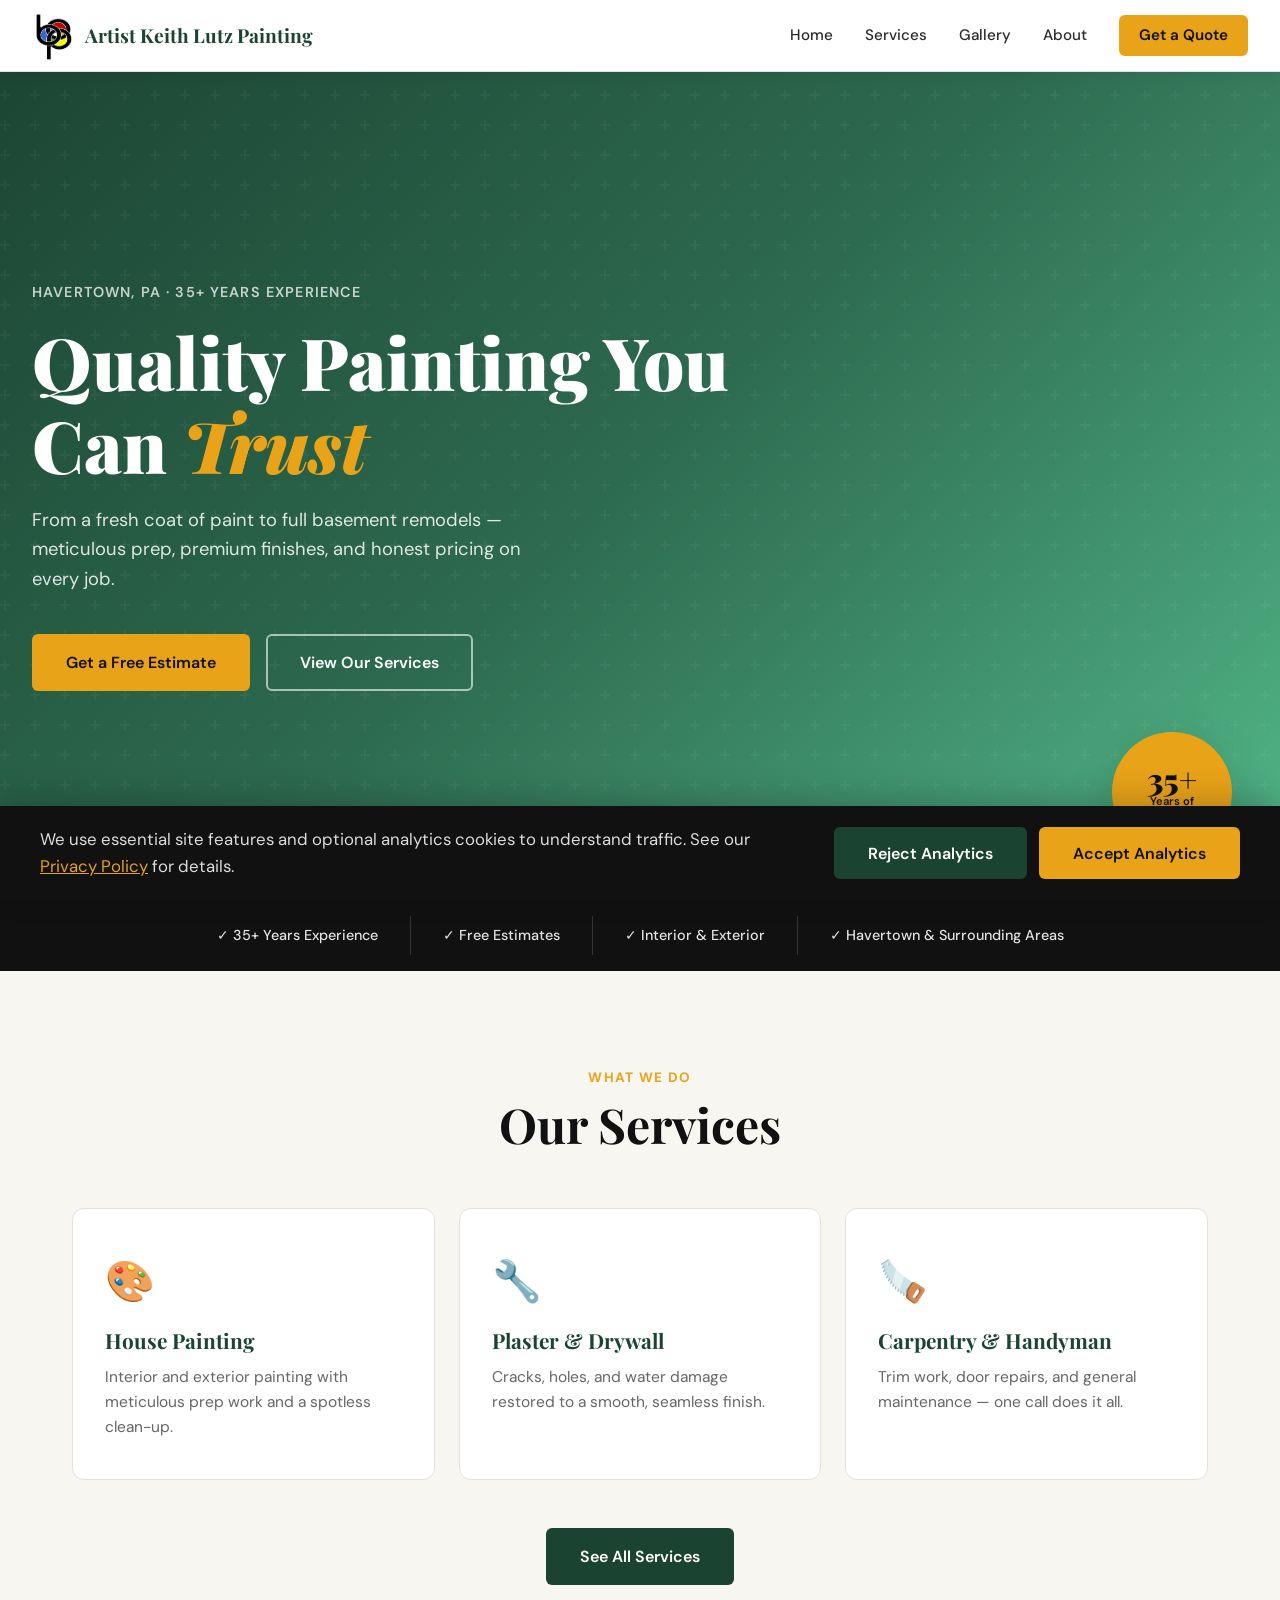
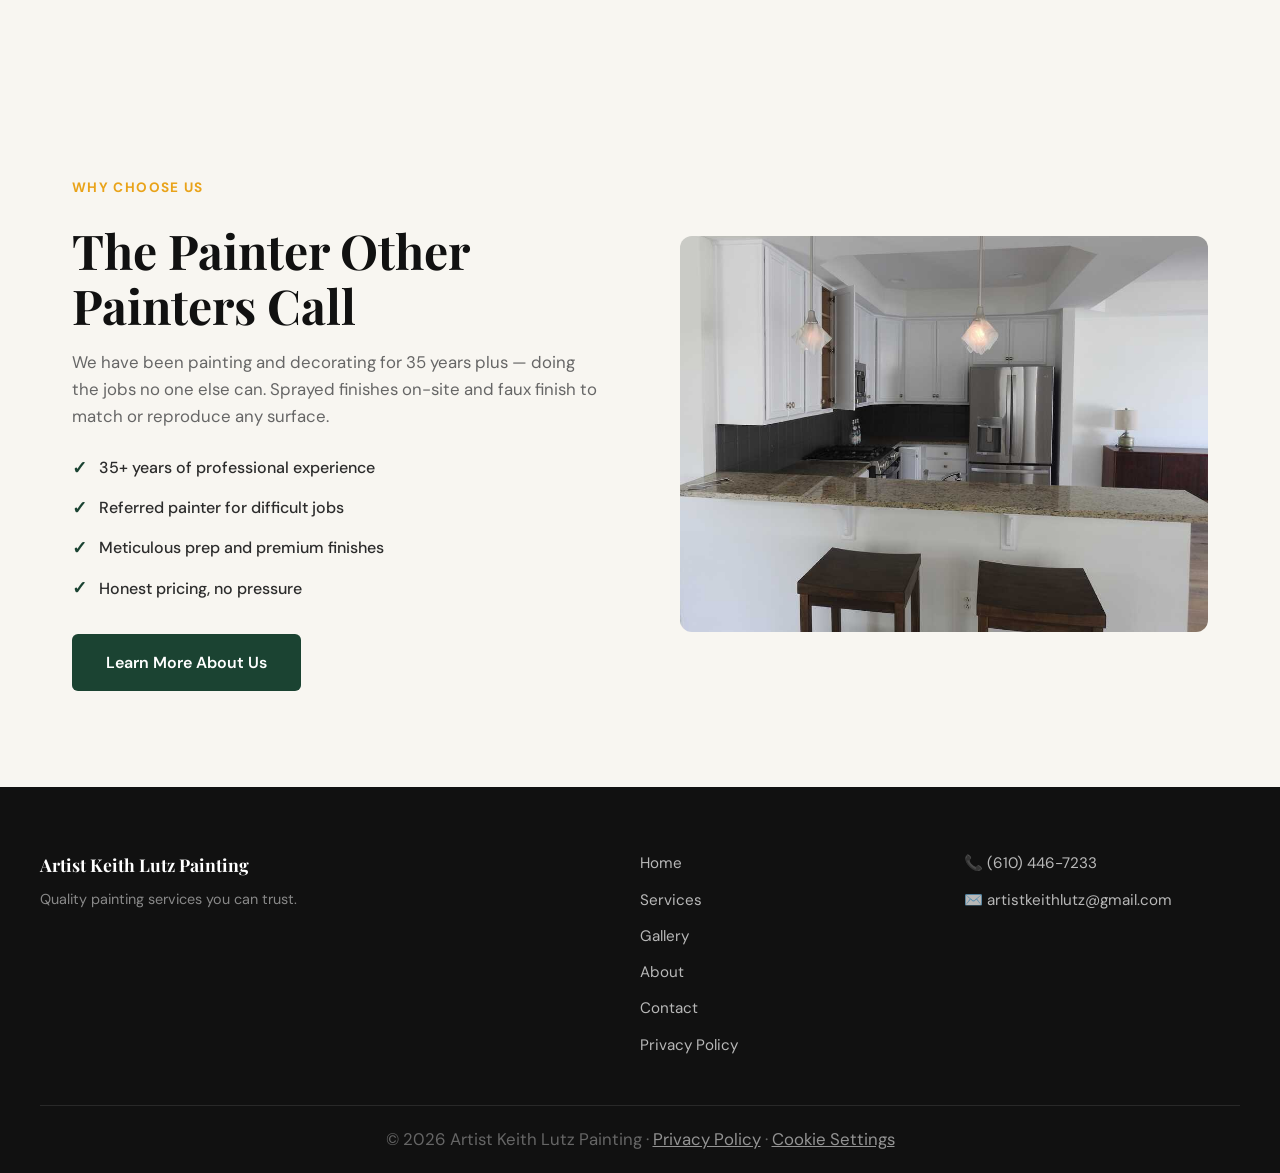
<file: index.html>
<!DOCTYPE html>
<html lang="en">
<head>
  <meta charset="UTF-8" />
  <meta name="viewport" content="width=device-width, initial-scale=1.0" />
  <meta name="description" content="Artist Keith Lutz Painting — professional house painting, plaster repair, carpentry, and basement remodeling in Havertown, PA." />
  <title>Artist Keith Lutz Painting | Havertown, PA</title>
  <link rel="preconnect" href="https://fonts.googleapis.com">
  <link href="https://fonts.googleapis.com/css2?family=Playfair+Display:wght@700;900&family=DM+Sans:wght@400;500;600&display=swap" rel="stylesheet">
  <meta http-equiv="X-Content-Type-Options" content="nosniff">
  <meta name="referrer" content="strict-origin-when-cross-origin">
  <link rel="stylesheet" href="css/style.css" />
  <script src="js/site-config.js"></script>
  <script src="js/cookie-consent.js" defer></script>
</head>
<body>

  <!-- NAVBAR -->
  <header class="navbar">
    <div class="nav-logo">
      <a href="index.html">
        <span class="logo-icon"><img src="images/painting_logo.png" width="45" height="50" alt="Logo"></span>
        <span class="logo-text">Artist Keith Lutz Painting</span>
      </a>
    </div>
    <nav class="nav-links">
      <a href="index.html">Home</a>
      <a href="services.html">Services</a>
      <a href="gallery.html">Gallery</a>
      <a href="about.html">About</a>
      <a href="contact.html" class="nav-cta">Get a Quote</a>
    </nav>
    <button class="hamburger" id="hamburger" aria-label="Toggle menu">
      <span></span><span></span><span></span>
    </button>
  </header>

  <!-- MOBILE MENU -->
  <div class="mobile-menu" id="mobileMenu">
    <a href="index.html">Home</a>
    <a href="services.html">Services</a>
    <a href="gallery.html">Gallery</a>
    <a href="about.html">About</a>
    <a href="contact.html">Get a Quote</a>
  </div>

  <!-- HERO -->
  <section class="hero">
    <div class="hero-bg"></div>
    <div class="hero-content">
      <p class="hero-eyebrow">Havertown, PA · 35+ Years Experience</p>
      <h1 class="hero-title">Quality Painting You Can <em>Trust</em></h1>
      <p class="hero-subtitle">From a fresh coat of paint to full basement remodels — meticulous prep, premium finishes, and honest pricing on every job.</p>
      <div class="hero-btns">
        <a href="contact.html" class="btn btn-primary">Get a Free Estimate</a>
        <a href="services.html" class="btn btn-outline">View Our Services</a>
      </div>
    </div>
    <div class="hero-badge">
      <span class="badge-number">35+</span>
      <span class="badge-label">Years of Experience</span>
    </div>
  </section>

  <!-- TRUST BAR -->
  <div class="trust-bar">
    <span class="trust-item">✓ 35+ Years Experience</span>
    <span class="trust-item">✓ Free Estimates</span>
    <span class="trust-item">✓ Interior & Exterior</span>
    <span class="trust-item">✓ Havertown & Surrounding Areas</span>
  </div>

  <!-- SERVICES PREVIEW -->
  <section class="section services-preview">
    <div class="section-header">
      <p class="section-eyebrow">What We Do</p>
      <h2>Our Services</h2>
    </div>
    <div class="services-grid">
      <div class="service-card">
        <div class="service-icon">🎨</div>
        <h3>House Painting</h3>
        <p>Interior and exterior painting with meticulous prep work and a spotless clean-up.</p>
      </div>
      <div class="service-card">
        <div class="service-icon">🔧</div>
        <h3>Plaster & Drywall</h3>
        <p>Cracks, holes, and water damage restored to a smooth, seamless finish.</p>
      </div>
      <div class="service-card">
        <div class="service-icon">🪚</div>
        <h3>Carpentry & Handyman</h3>
        <p>Trim work, door repairs, and general maintenance — one call does it all.</p>
      </div>
    </div>
    <div class="section-cta">
      <a href="services.html" class="btn btn-secondary">See All Services</a>
    </div>
  </section>

  <!-- WHY US -->
  <section class="section why-us">
    <div class="why-text">
      <p class="section-eyebrow">Why Choose Us</p>
      <h2>The Painter Other Painters Call</h2>
      <p>We have been painting and decorating for 35 years plus — doing the jobs no one else can. Sprayed finishes on-site and faux finish to match or reproduce any surface.</p>
      <ul class="why-list">
        <li><span class="check">✓</span> 35+ years of professional experience</li>
        <li><span class="check">✓</span> Referred painter for difficult jobs</li>
        <li><span class="check">✓</span> Meticulous prep and premium finishes</li>
        <li><span class="check">✓</span> Honest pricing, no pressure</li>
      </ul>
      <a href="about.html" class="btn btn-secondary">Learn More About Us</a>
    </div>
    <div class="why-image">
      <img src="images/kitchen_pic_keith.jpg" alt="Kitchen painting project by Artist Keith Lutz Painting">
    </div>
  </section>

  <!-- FOOTER -->
  <footer class="footer">
    <div class="footer-inner">
      <div class="footer-brand">
        <span class="logo-text">Artist Keith Lutz Painting</span>
        <p>Quality painting services you can trust.</p>
      </div>
      <div class="footer-links">
        <a href="index.html">Home</a>
        <a href="services.html">Services</a>
        <a href="gallery.html">Gallery</a>
        <a href="about.html">About</a>
        <a href="contact.html">Contact</a>
        <a href="privacy.html">Privacy Policy</a>
      </div>
      <div class="footer-contact">
        <p>📞 (610) 446-7233</p>
        <p>✉️ artistkeithlutz@gmail.com</p>
      </div>
    </div>
    <div class="footer-bottom">
      <p>© 2026 Artist Keith Lutz Painting · <a href="privacy.html">Privacy Policy</a> · <button type="button" class="footer-cookie-btn" data-cookie-settings>Cookie Settings</button></p>
    </div>
  </footer>

  <script src="js/main.js"></script>
</body>
</html>
</file>
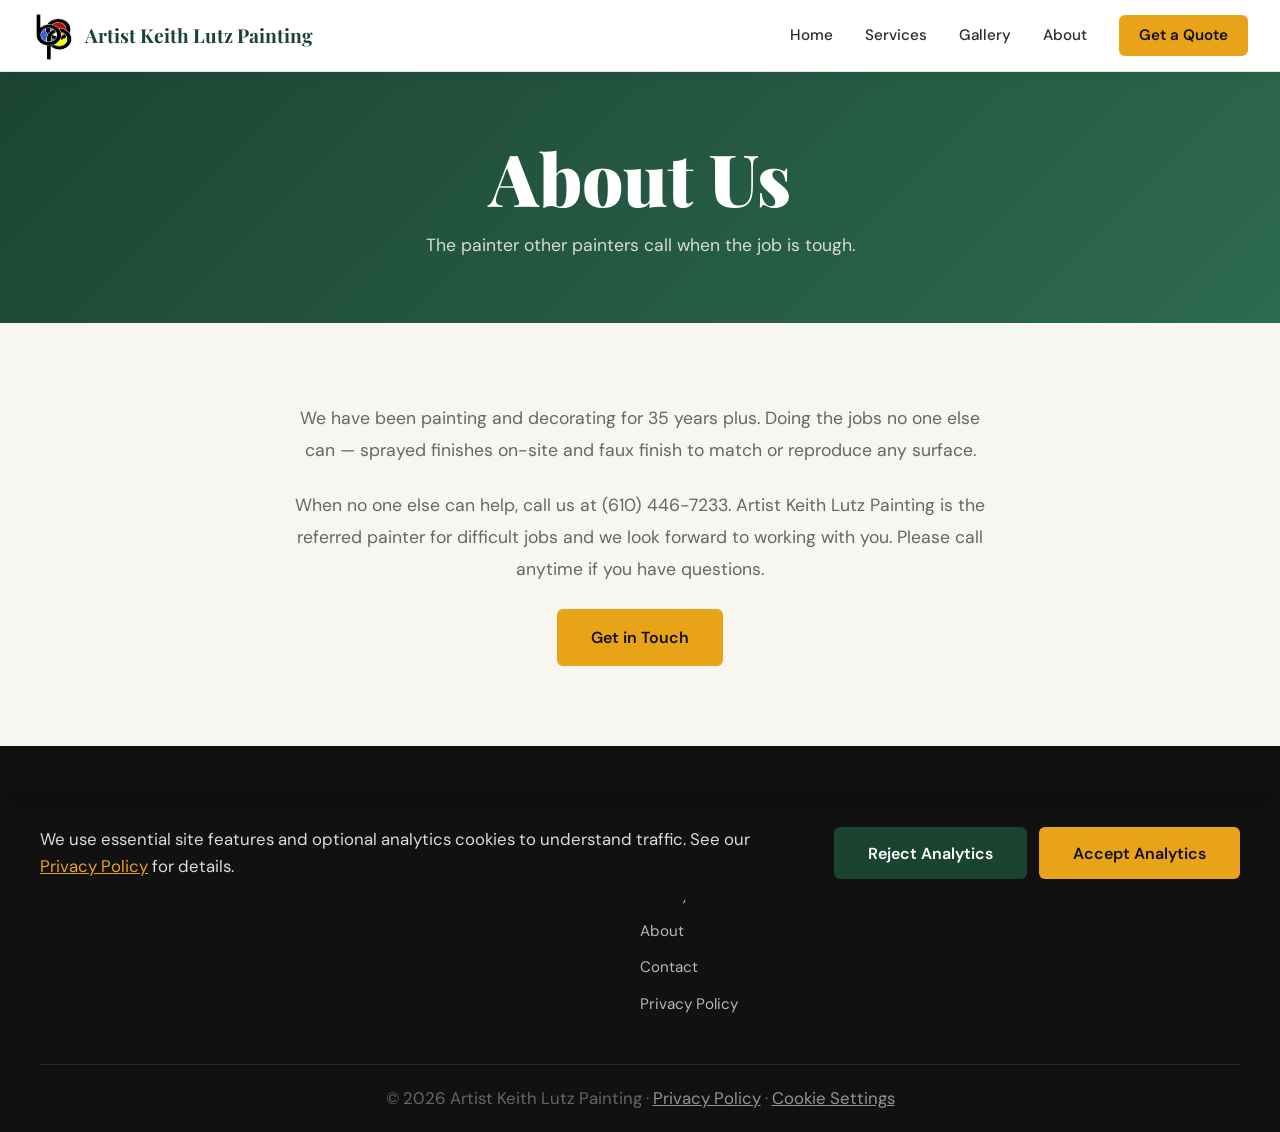
<file: about.html>
<!DOCTYPE html>
<html lang="en">
<head>
  <meta charset="UTF-8" />
  <meta name="viewport" content="width=device-width, initial-scale=1.0" />
  <meta name="description" content="About Artist Keith Lutz Painting — 35+ years of professional painting and decorating in Havertown, PA." />
  <title>About | Artist Keith Lutz Painting</title>
  <link rel="preconnect" href="https://fonts.googleapis.com">
  <link href="https://fonts.googleapis.com/css2?family=Playfair+Display:wght@700;900&family=DM+Sans:wght@400;500;600&display=swap" rel="stylesheet">
  <meta http-equiv="X-Content-Type-Options" content="nosniff">
  <meta name="referrer" content="strict-origin-when-cross-origin">
  <link rel="stylesheet" href="css/style.css" />
  <script src="js/site-config.js"></script>
  <script src="js/cookie-consent.js" defer></script>
</head>
<body>

  <header class="navbar">
    <div class="nav-logo">
      <a href="index.html">
        <span class="logo-icon"><img src="images/painting_logo.png" width="45" height="50" alt="Logo"></span>
        <span class="logo-text">Artist Keith Lutz Painting</span>
      </a>
    </div>
    <nav class="nav-links">
      <a href="index.html">Home</a>
      <a href="services.html">Services</a>
      <a href="gallery.html">Gallery</a>
      <a href="about.html">About</a>
      <a href="contact.html" class="nav-cta">Get a Quote</a>
    </nav>
    <button class="hamburger" id="hamburger" aria-label="Toggle menu">
      <span></span><span></span><span></span>
    </button>
  </header>

  <div class="mobile-menu" id="mobileMenu">
    <a href="index.html">Home</a>
    <a href="services.html">Services</a>
    <a href="gallery.html">Gallery</a>
    <a href="about.html">About</a>
    <a href="contact.html">Get a Quote</a>
  </div>

  <section class="page-hero">
    <h1>About Us</h1>
    <p>The painter other painters call when the job is tough.</p>
  </section>

  <section class="about-section">
    <p>We have been painting and decorating for 35 years plus. Doing the jobs no one else can — sprayed finishes on-site and faux finish to match or reproduce any surface.</p>
    <p>When no one else can help, call us at (610) 446-7233. Artist Keith Lutz Painting is the referred painter for difficult jobs and we look forward to working with you. Please call anytime if you have questions.</p>
    <a href="contact.html" class="btn btn-primary">Get in Touch</a>
  </section>

  <footer class="footer">
    <div class="footer-inner">
      <div class="footer-brand">
        <span class="logo-text">Artist Keith Lutz Painting</span>
        <p>Quality painting services you can trust.</p>
      </div>
      <div class="footer-links">
        <a href="index.html">Home</a>
        <a href="services.html">Services</a>
        <a href="gallery.html">Gallery</a>
        <a href="about.html">About</a>
        <a href="contact.html">Contact</a>
        <a href="privacy.html">Privacy Policy</a>
      </div>
      <div class="footer-contact">
        <p>📞 (610) 446-7233</p>
        <p>✉️ artistkeithlutz@gmail.com</p>
      </div>
    </div>
    <div class="footer-bottom">
      <p>© 2026 Artist Keith Lutz Painting · <a href="privacy.html">Privacy Policy</a> · <button type="button" class="footer-cookie-btn" data-cookie-settings>Cookie Settings</button></p>
    </div>
  </footer>

  <script src="js/main.js"></script>
</body>
</html>
</file>
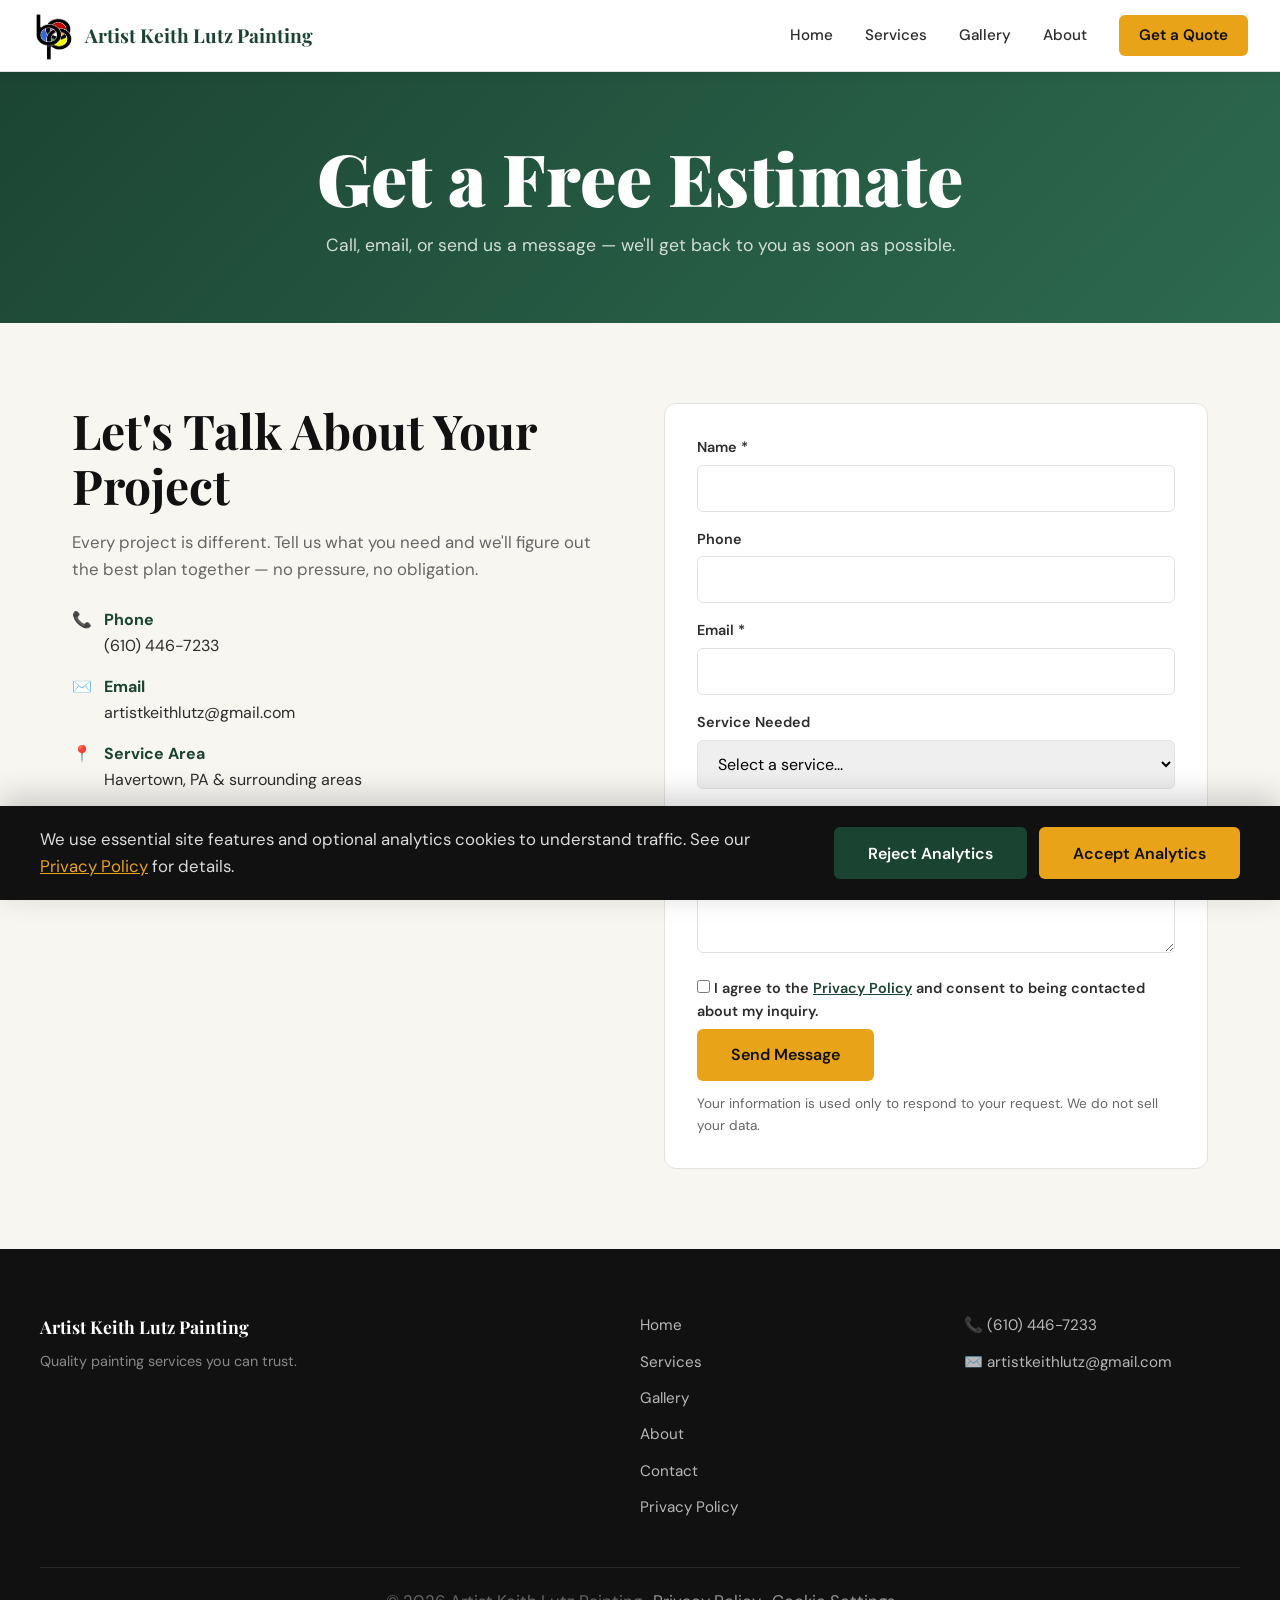
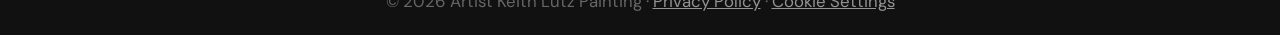
<file: contact.html>
<!DOCTYPE html>
<html lang="en">
<head>
  <meta charset="UTF-8" />
  <meta name="viewport" content="width=device-width, initial-scale=1.0" />
  <meta name="description" content="Contact Artist Keith Lutz Painting for a free estimate — house painting, repairs, and remodeling in Havertown, PA." />
  <title>Contact | Artist Keith Lutz Painting</title>
  <link rel="preconnect" href="https://fonts.googleapis.com">
  <link href="https://fonts.googleapis.com/css2?family=Playfair+Display:wght@700;900&family=DM+Sans:wght@400;500;600&display=swap" rel="stylesheet">
  <meta http-equiv="X-Content-Type-Options" content="nosniff">
  <meta name="referrer" content="strict-origin-when-cross-origin">
  <link rel="stylesheet" href="css/style.css" />
  <script src="js/site-config.js"></script>
  <script src="js/cookie-consent.js" defer></script>
</head>
<body>

  <header class="navbar">
    <div class="nav-logo">
      <a href="index.html">
        <span class="logo-icon"><img src="images/painting_logo.png" width="45" height="50" alt="Logo"></span>
        <span class="logo-text">Artist Keith Lutz Painting</span>
      </a>
    </div>
    <nav class="nav-links">
      <a href="index.html">Home</a>
      <a href="services.html">Services</a>
      <a href="gallery.html">Gallery</a>
      <a href="about.html">About</a>
      <a href="contact.html" class="nav-cta">Get a Quote</a>
    </nav>
    <button class="hamburger" id="hamburger" aria-label="Toggle menu">
      <span></span><span></span><span></span>
    </button>
  </header>

  <div class="mobile-menu" id="mobileMenu">
    <a href="index.html">Home</a>
    <a href="services.html">Services</a>
    <a href="gallery.html">Gallery</a>
    <a href="about.html">About</a>
    <a href="contact.html">Get a Quote</a>
  </div>

  <section class="page-hero">
    <h1>Get a Free Estimate</h1>
    <p>Call, email, or send us a message — we'll get back to you as soon as possible.</p>
  </section>

  <section class="contact-section">
    <div class="contact-grid">
      <div class="contact-info">
        <h2>Let's Talk About Your Project</h2>
        <p>Every project is different. Tell us what you need and we'll figure out the best plan together — no pressure, no obligation.</p>
        <div class="contact-details">
          <div class="contact-detail">
            <span>📞</span>
            <div><strong>Phone</strong><br><a href="tel:6104467233">(610) 446-7233</a></div>
          </div>
          <div class="contact-detail">
            <span>✉️</span>
            <div><strong>Email</strong><br><a href="mailto:artistkeithlutz@gmail.com">artistkeithlutz@gmail.com</a></div>
          </div>
          <div class="contact-detail">
            <span>📍</span>
            <div><strong>Service Area</strong><br>Havertown, PA & surrounding areas</div>
          </div>
        </div>
      </div>

      <form class="contact-form" id="contactForm">
        <div id="formStatus" class="form-status" hidden aria-live="polite"></div>

        <div class="form-honeypot" aria-hidden="true">
          <label for="gotcha">Leave blank</label>
          <input type="text" id="gotcha" name="_gotcha" tabindex="-1" autocomplete="off">
        </div>

        <label for="name">Name *</label>
        <input type="text" id="name" name="name" required maxlength="100" autocomplete="name">

        <label for="phone">Phone</label>
        <input type="tel" id="phone" name="phone" maxlength="30" autocomplete="tel">

        <label for="email">Email *</label>
        <input type="email" id="email" name="email" required maxlength="254" autocomplete="email">

        <label for="service">Service Needed</label>
        <select id="service" name="service">
          <option value="">Select a service...</option>
          <option>House Painting</option>
          <option>Plaster & Drywall Repair</option>
          <option>Carpentry & Handyman</option>
          <option>Basement Remodeling</option>
          <option>Other</option>
        </select>

        <label for="message">Message *</label>
        <textarea id="message" name="message" placeholder="Tell us about your project..." required maxlength="2000"></textarea>

        <label class="form-consent">
          <input type="checkbox" id="privacyConsent" name="privacyConsent" required>
          <span>I agree to the <a href="privacy.html" target="_blank" rel="noopener noreferrer">Privacy Policy</a> and consent to being contacted about my inquiry.</span>
        </label>

        <button type="submit" class="btn btn-primary">Send Message</button>
        <p class="contact-form-note">Your information is used only to respond to your request. We do not sell your data.</p>
      </form>
    </div>
  </section>

  <footer class="footer">
    <div class="footer-inner">
      <div class="footer-brand">
        <span class="logo-text">Artist Keith Lutz Painting</span>
        <p>Quality painting services you can trust.</p>
      </div>
      <div class="footer-links">
        <a href="index.html">Home</a>
        <a href="services.html">Services</a>
        <a href="gallery.html">Gallery</a>
        <a href="about.html">About</a>
        <a href="contact.html">Contact</a>
        <a href="privacy.html">Privacy Policy</a>
      </div>
      <div class="footer-contact">
        <p>📞 (610) 446-7233</p>
        <p>✉️ artistkeithlutz@gmail.com</p>
      </div>
    </div>
    <div class="footer-bottom">
      <p>© 2026 Artist Keith Lutz Painting · <a href="privacy.html">Privacy Policy</a> · <button type="button" class="footer-cookie-btn" data-cookie-settings>Cookie Settings</button></p>
    </div>
  </footer>

  <script src="js/main.js"></script>
  <script src="js/contact-form.js" defer></script>
</body>
</html>
</file>
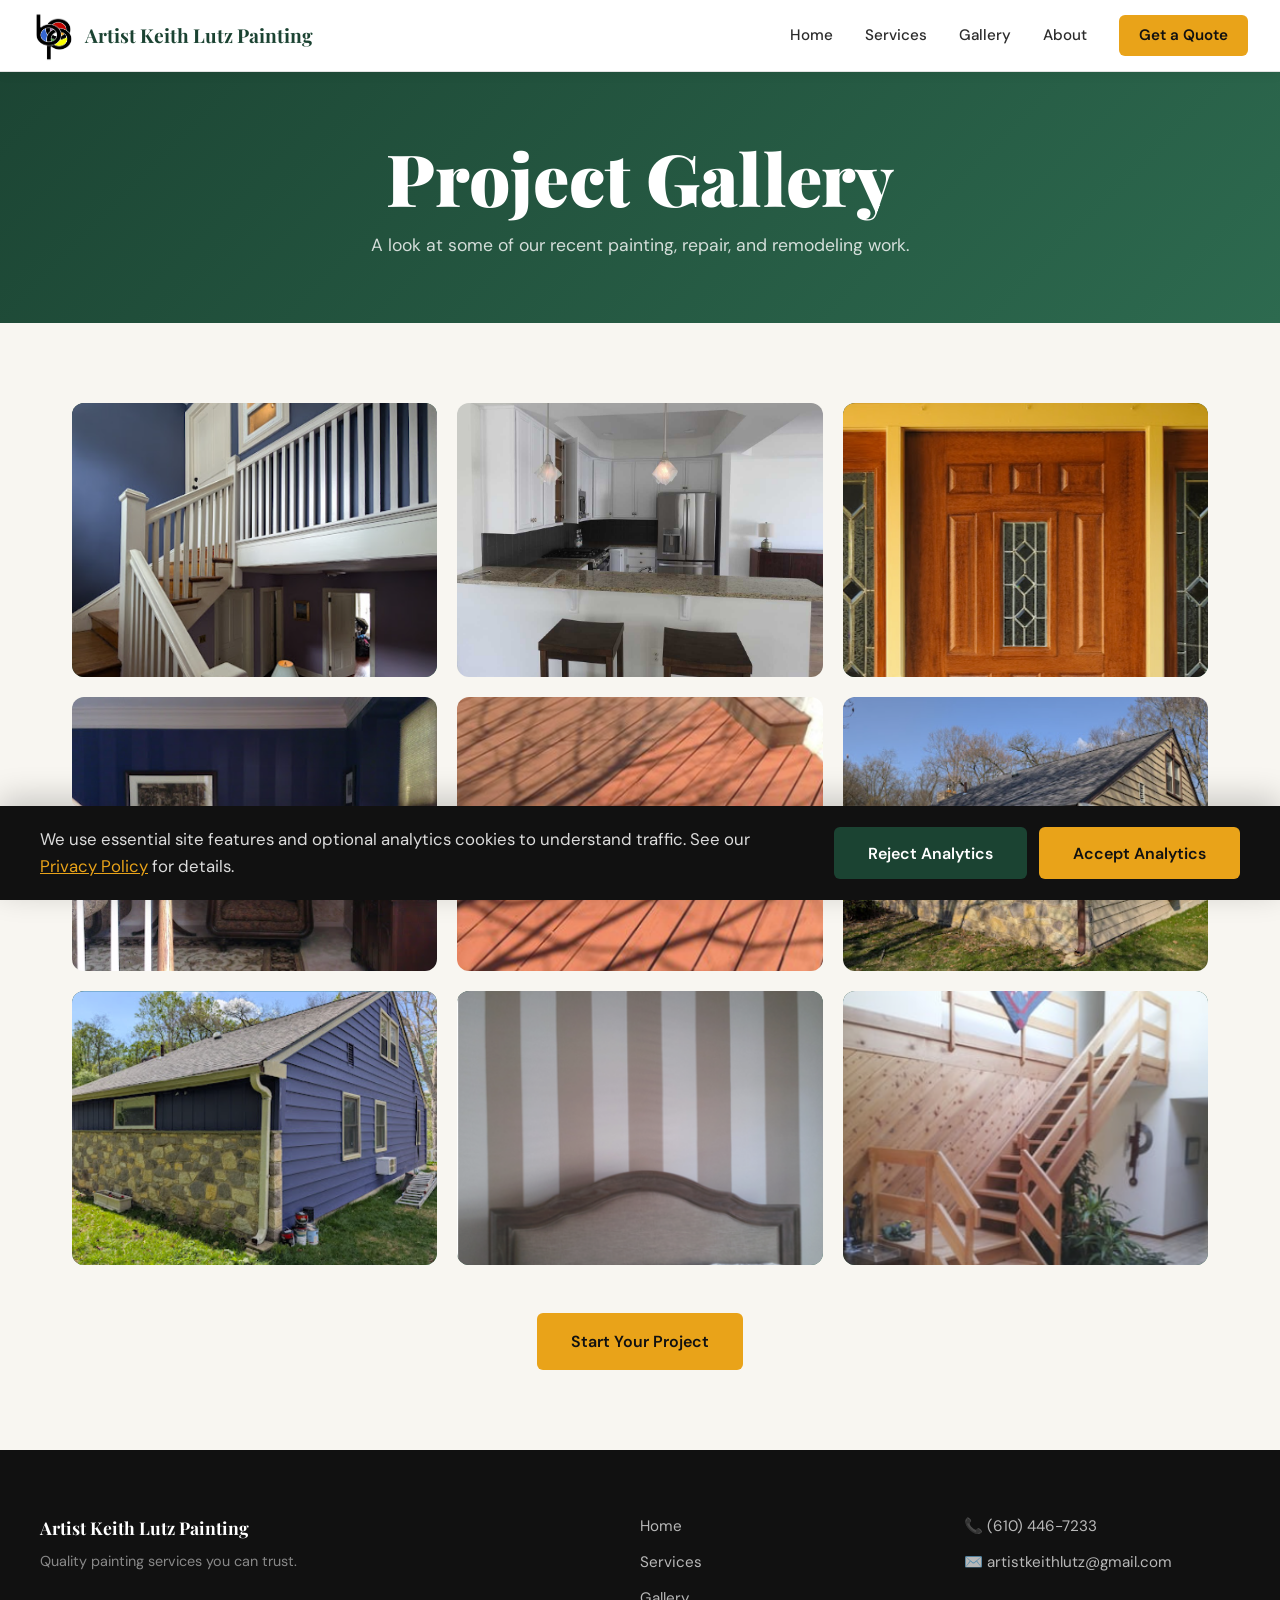
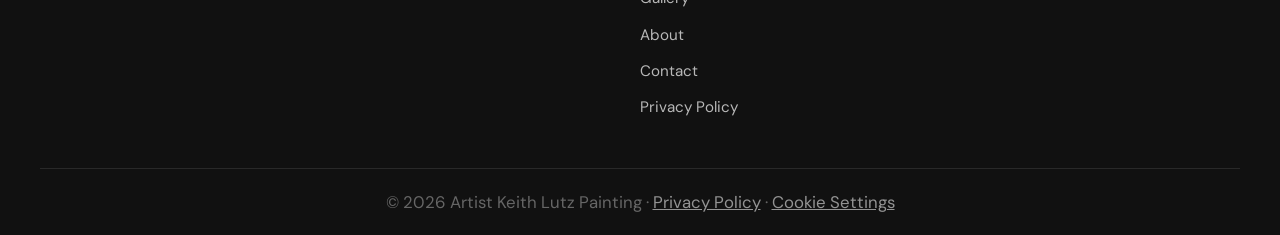
<file: gallery.html>
<!DOCTYPE html>
<html lang="en">
<head>
  <meta charset="UTF-8" />
  <meta name="viewport" content="width=device-width, initial-scale=1.0" />
  <meta name="description" content="Photo gallery of painting and remodeling projects by Artist Keith Lutz Painting in Havertown, PA." />
  <title>Gallery | Artist Keith Lutz Painting</title>
  <link rel="preconnect" href="https://fonts.googleapis.com">
  <link href="https://fonts.googleapis.com/css2?family=Playfair+Display:wght@700;900&family=DM+Sans:wght@400;500;600&display=swap" rel="stylesheet">
  <meta http-equiv="X-Content-Type-Options" content="nosniff">
  <meta name="referrer" content="strict-origin-when-cross-origin">
  <link rel="stylesheet" href="css/style.css" />
  <script src="js/site-config.js"></script>
  <script src="js/cookie-consent.js" defer></script>
</head>
<body>

  <header class="navbar">
    <div class="nav-logo">
      <a href="index.html">
        <span class="logo-icon"><img src="images/painting_logo.png" width="45" height="50" alt="Logo"></span>
        <span class="logo-text">Artist Keith Lutz Painting</span>
      </a>
    </div>
    <nav class="nav-links">
      <a href="index.html">Home</a>
      <a href="services.html">Services</a>
      <a href="gallery.html">Gallery</a>
      <a href="about.html">About</a>
      <a href="contact.html" class="nav-cta">Get a Quote</a>
    </nav>
    <button class="hamburger" id="hamburger" aria-label="Toggle menu">
      <span></span><span></span><span></span>
    </button>
  </header>

  <div class="mobile-menu" id="mobileMenu">
    <a href="index.html">Home</a>
    <a href="services.html">Services</a>
    <a href="gallery.html">Gallery</a>
    <a href="about.html">About</a>
    <a href="contact.html">Get a Quote</a>
  </div>

  <section class="page-hero">
    <h1>Project Gallery</h1>
    <p>A look at some of our recent painting, repair, and remodeling work.</p>
  </section>

  <section class="gallery-section">
    <div class="gallery-grid">
      <div class="gallery-item">
        <img src="images/Screenshot 2026-06-07 130440.png" alt="Interior house painting project" style="object-position: center 30%;">
      </div>
      <div class="gallery-item">
        <img src="images/kitchen_pic_keith.jpg" alt="Kitchen painting project">
      </div>
      <div class="gallery-item">
        <img src="images/door.png" alt="Door and carpentry work" style="object-position: center top;">
      </div>
      <div class="gallery-item">
        <img src="images/basement.png" alt="Basement remodeling project">
      </div>
      <div class="gallery-item">
        <img src="images/deck.png" alt="Deck staining project">
      </div>
      <div class="gallery-item">
        <img src="images/house.png" alt="Deck staining project">
      </div>
      <div class="gallery-item">
        <img src="images/outsideHouse.png" alt="Interior house painting project" style="object-position: center 30%;">
      </div>
      <div class="gallery-item">
        <img src="images/bed.png" alt="Interior house painting project" style="object-position: center 30%;">
      </div>
      <div class="gallery-item">
        <img src="images/stair.png" alt="Interior house painting project" style="object-position: center 30%;">
      </div>
    </div>
    <div class="section-cta">
      <a href="contact.html" class="btn btn-primary">Start Your Project</a>
    </div>
  </section>

  <footer class="footer">
    <div class="footer-inner">
      <div class="footer-brand">
        <span class="logo-text">Artist Keith Lutz Painting</span>
        <p>Quality painting services you can trust.</p>
      </div>
      <div class="footer-links">
        <a href="index.html">Home</a>
        <a href="services.html">Services</a>
        <a href="gallery.html">Gallery</a>
        <a href="about.html">About</a>
        <a href="contact.html">Contact</a>
        <a href="privacy.html">Privacy Policy</a>
      </div>
      <div class="footer-contact">
        <p>📞 (610) 446-7233</p>
        <p>✉️ artistkeithlutz@gmail.com</p>
      </div>
    </div>
    <div class="footer-bottom">
      <p>© 2026 Artist Keith Lutz Painting · <a href="privacy.html">Privacy Policy</a> · <button type="button" class="footer-cookie-btn" data-cookie-settings>Cookie Settings</button></p>
    </div>
  </footer>

  <script src="js/main.js"></script>
</body>
</html>
</file>
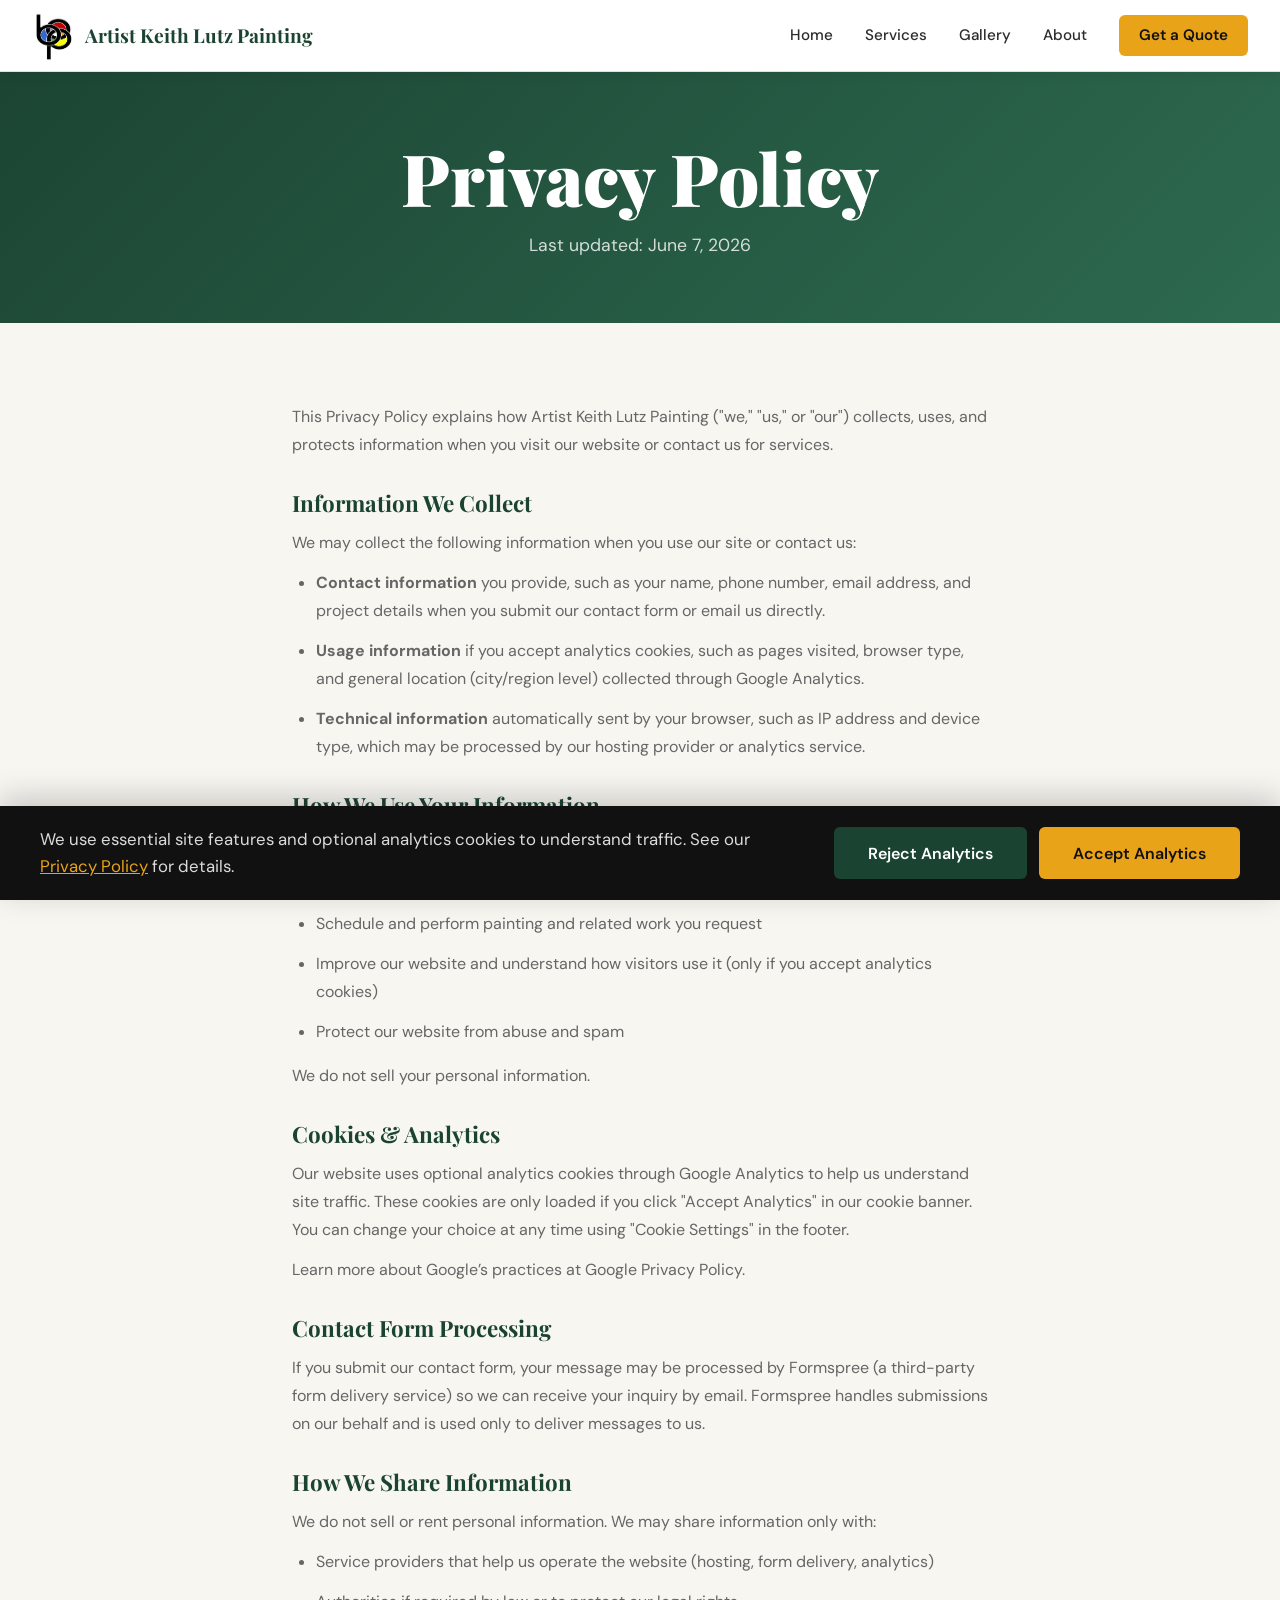
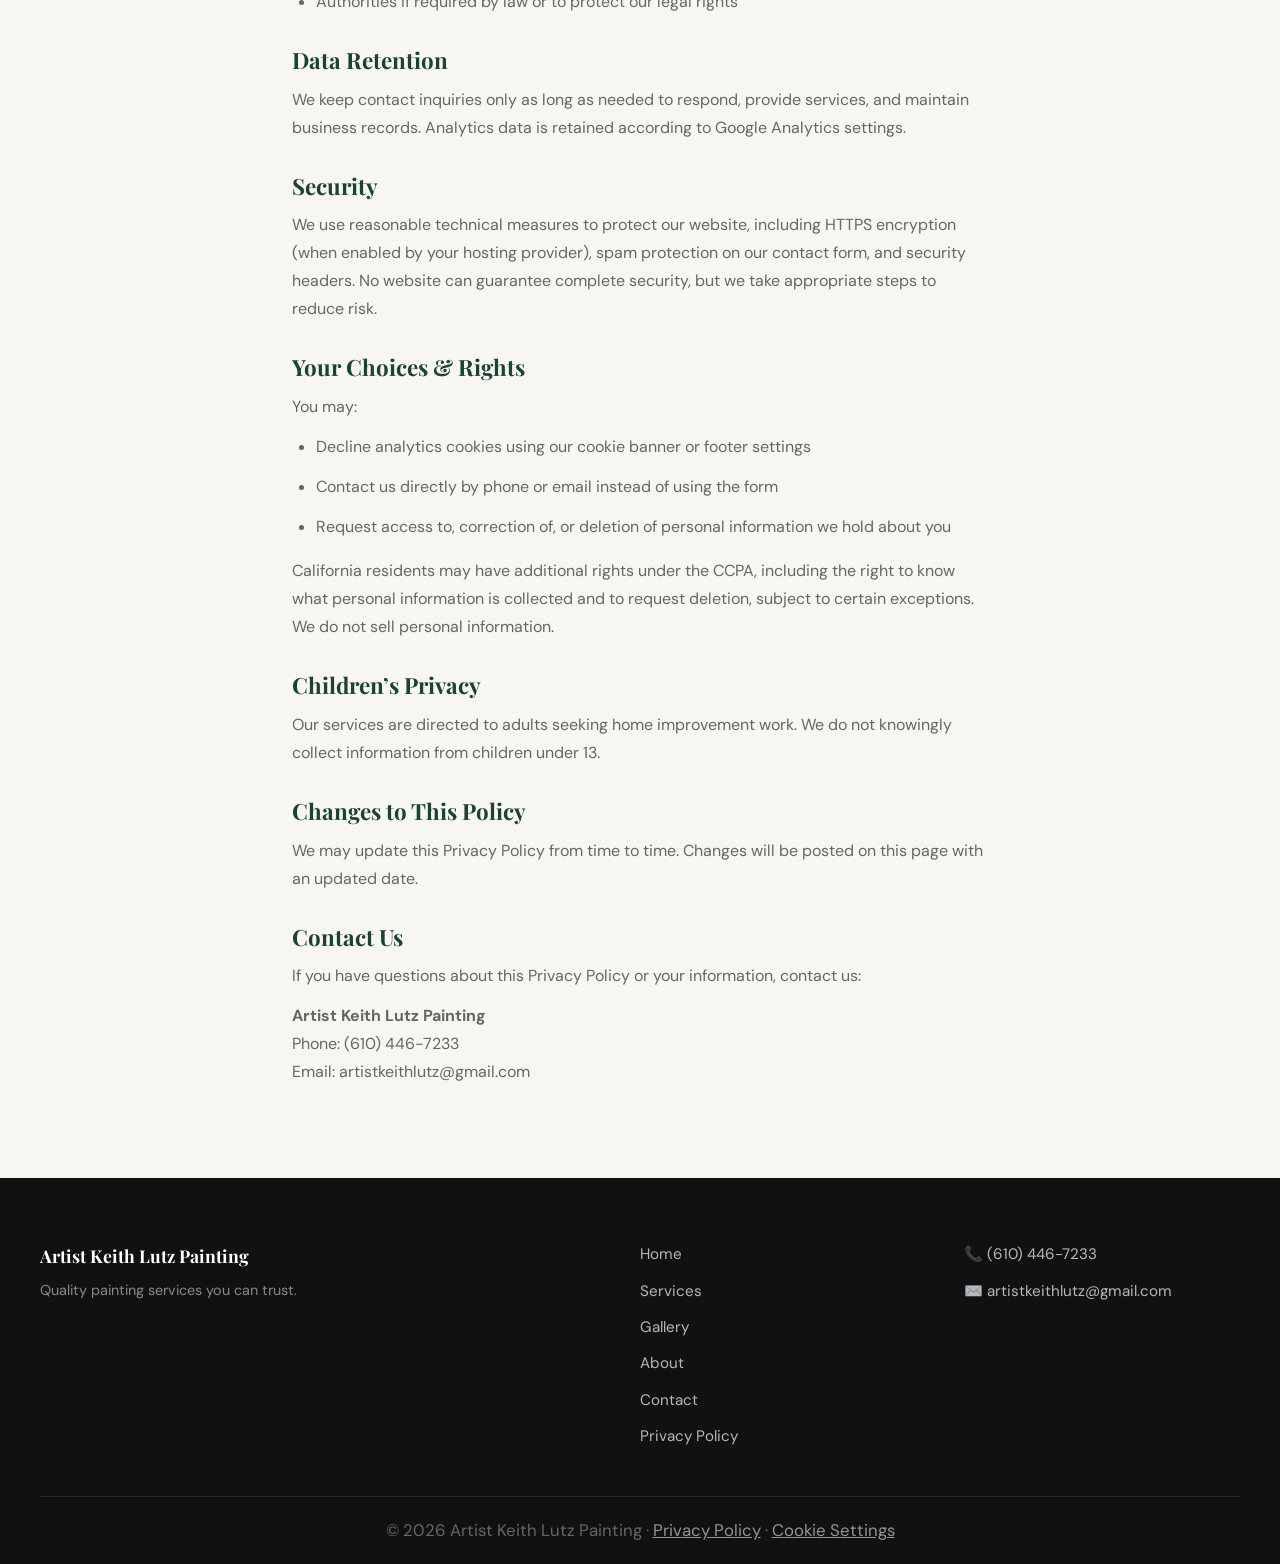
<file: privacy.html>
<!DOCTYPE html>
<html lang="en">
<head>
  <meta charset="UTF-8" />
  <meta name="viewport" content="width=device-width, initial-scale=1.0" />
  <meta name="description" content="Privacy Policy for Artist Keith Lutz Painting — how we collect, use, and protect your information." />
  <title>Privacy Policy | Artist Keith Lutz Painting</title>
  <link rel="preconnect" href="https://fonts.googleapis.com">
  <link href="https://fonts.googleapis.com/css2?family=Playfair+Display:wght@700;900&family=DM+Sans:wght@400;500;600&display=swap" rel="stylesheet">
  <meta http-equiv="X-Content-Type-Options" content="nosniff">
  <meta name="referrer" content="strict-origin-when-cross-origin">
  <link rel="stylesheet" href="css/style.css" />
  <script src="js/site-config.js"></script>
  <script src="js/cookie-consent.js" defer></script>
</head>
<body>

  <header class="navbar">
    <div class="nav-logo">
      <a href="index.html">
        <span class="logo-icon"><img src="images/painting_logo.png" width="45" height="50" alt="Logo"></span>
        <span class="logo-text">Artist Keith Lutz Painting</span>
      </a>
    </div>
    <nav class="nav-links">
      <a href="index.html">Home</a>
      <a href="services.html">Services</a>
      <a href="gallery.html">Gallery</a>
      <a href="about.html">About</a>
      <a href="contact.html" class="nav-cta">Get a Quote</a>
    </nav>
    <button class="hamburger" id="hamburger" aria-label="Toggle menu">
      <span></span><span></span><span></span>
    </button>
  </header>

  <div class="mobile-menu" id="mobileMenu">
    <a href="index.html">Home</a>
    <a href="services.html">Services</a>
    <a href="gallery.html">Gallery</a>
    <a href="about.html">About</a>
    <a href="contact.html">Get a Quote</a>
  </div>

  <section class="page-hero">
    <h1>Privacy Policy</h1>
    <p>Last updated: June 7, 2026</p>
  </section>

  <section class="legal-section">
    <p>This Privacy Policy explains how Artist Keith Lutz Painting ("we," "us," or "our") collects, uses, and protects information when you visit our website or contact us for services.</p>

    <h2>Information We Collect</h2>
    <p>We may collect the following information when you use our site or contact us:</p>
    <ul>
      <li><strong>Contact information</strong> you provide, such as your name, phone number, email address, and project details when you submit our contact form or email us directly.</li>
      <li><strong>Usage information</strong> if you accept analytics cookies, such as pages visited, browser type, and general location (city/region level) collected through Google Analytics.</li>
      <li><strong>Technical information</strong> automatically sent by your browser, such as IP address and device type, which may be processed by our hosting provider or analytics service.</li>
    </ul>

    <h2>How We Use Your Information</h2>
    <p>We use your information to:</p>
    <ul>
      <li>Respond to estimate requests and questions about our services</li>
      <li>Schedule and perform painting and related work you request</li>
      <li>Improve our website and understand how visitors use it (only if you accept analytics cookies)</li>
      <li>Protect our website from abuse and spam</li>
    </ul>
    <p>We do not sell your personal information.</p>

    <h2>Cookies & Analytics</h2>
    <p>Our website uses optional analytics cookies through Google Analytics to help us understand site traffic. These cookies are only loaded if you click "Accept Analytics" in our cookie banner. You can change your choice at any time using "Cookie Settings" in the footer.</p>
    <p>Learn more about Google’s practices at <a href="https://policies.google.com/privacy" rel="noopener noreferrer" target="_blank">Google Privacy Policy</a>.</p>

    <h2>Contact Form Processing</h2>
    <p>If you submit our contact form, your message may be processed by Formspree (a third-party form delivery service) so we can receive your inquiry by email. Formspree handles submissions on our behalf and is used only to deliver messages to us.</p>

    <h2>How We Share Information</h2>
    <p>We do not sell or rent personal information. We may share information only with:</p>
    <ul>
      <li>Service providers that help us operate the website (hosting, form delivery, analytics)</li>
      <li>Authorities if required by law or to protect our legal rights</li>
    </ul>

    <h2>Data Retention</h2>
    <p>We keep contact inquiries only as long as needed to respond, provide services, and maintain business records. Analytics data is retained according to Google Analytics settings.</p>

    <h2>Security</h2>
    <p>We use reasonable technical measures to protect our website, including HTTPS encryption (when enabled by your hosting provider), spam protection on our contact form, and security headers. No website can guarantee complete security, but we take appropriate steps to reduce risk.</p>

    <h2>Your Choices & Rights</h2>
    <p>You may:</p>
    <ul>
      <li>Decline analytics cookies using our cookie banner or footer settings</li>
      <li>Contact us directly by phone or email instead of using the form</li>
      <li>Request access to, correction of, or deletion of personal information we hold about you</li>
    </ul>
    <p>California residents may have additional rights under the CCPA, including the right to know what personal information is collected and to request deletion, subject to certain exceptions. We do not sell personal information.</p>

    <h2>Children’s Privacy</h2>
    <p>Our services are directed to adults seeking home improvement work. We do not knowingly collect information from children under 13.</p>

    <h2>Changes to This Policy</h2>
    <p>We may update this Privacy Policy from time to time. Changes will be posted on this page with an updated date.</p>

    <h2>Contact Us</h2>
    <p>If you have questions about this Privacy Policy or your information, contact us:</p>
    <p>
      <strong>Artist Keith Lutz Painting</strong><br>
      Phone: <a href="tel:6104467233">(610) 446-7233</a><br>
      Email: <a href="mailto:artistkeithlutz@gmail.com">artistkeithlutz@gmail.com</a>
    </p>
  </section>

  <footer class="footer">
    <div class="footer-inner">
      <div class="footer-brand">
        <span class="logo-text">Artist Keith Lutz Painting</span>
        <p>Quality painting services you can trust.</p>
      </div>
      <div class="footer-links">
        <a href="index.html">Home</a>
        <a href="services.html">Services</a>
        <a href="gallery.html">Gallery</a>
        <a href="about.html">About</a>
        <a href="contact.html">Contact</a>
        <a href="privacy.html">Privacy Policy</a>
      </div>
      <div class="footer-contact">
        <p>📞 (610) 446-7233</p>
        <p>✉️ artistkeithlutz@gmail.com</p>
      </div>
    </div>
    <div class="footer-bottom">
      <p>© 2026 Artist Keith Lutz Painting · <a href="privacy.html">Privacy Policy</a> · <button type="button" class="footer-cookie-btn" data-cookie-settings>Cookie Settings</button></p>
    </div>
  </footer>

  <script src="js/main.js"></script>
</body>
</html>
</file>
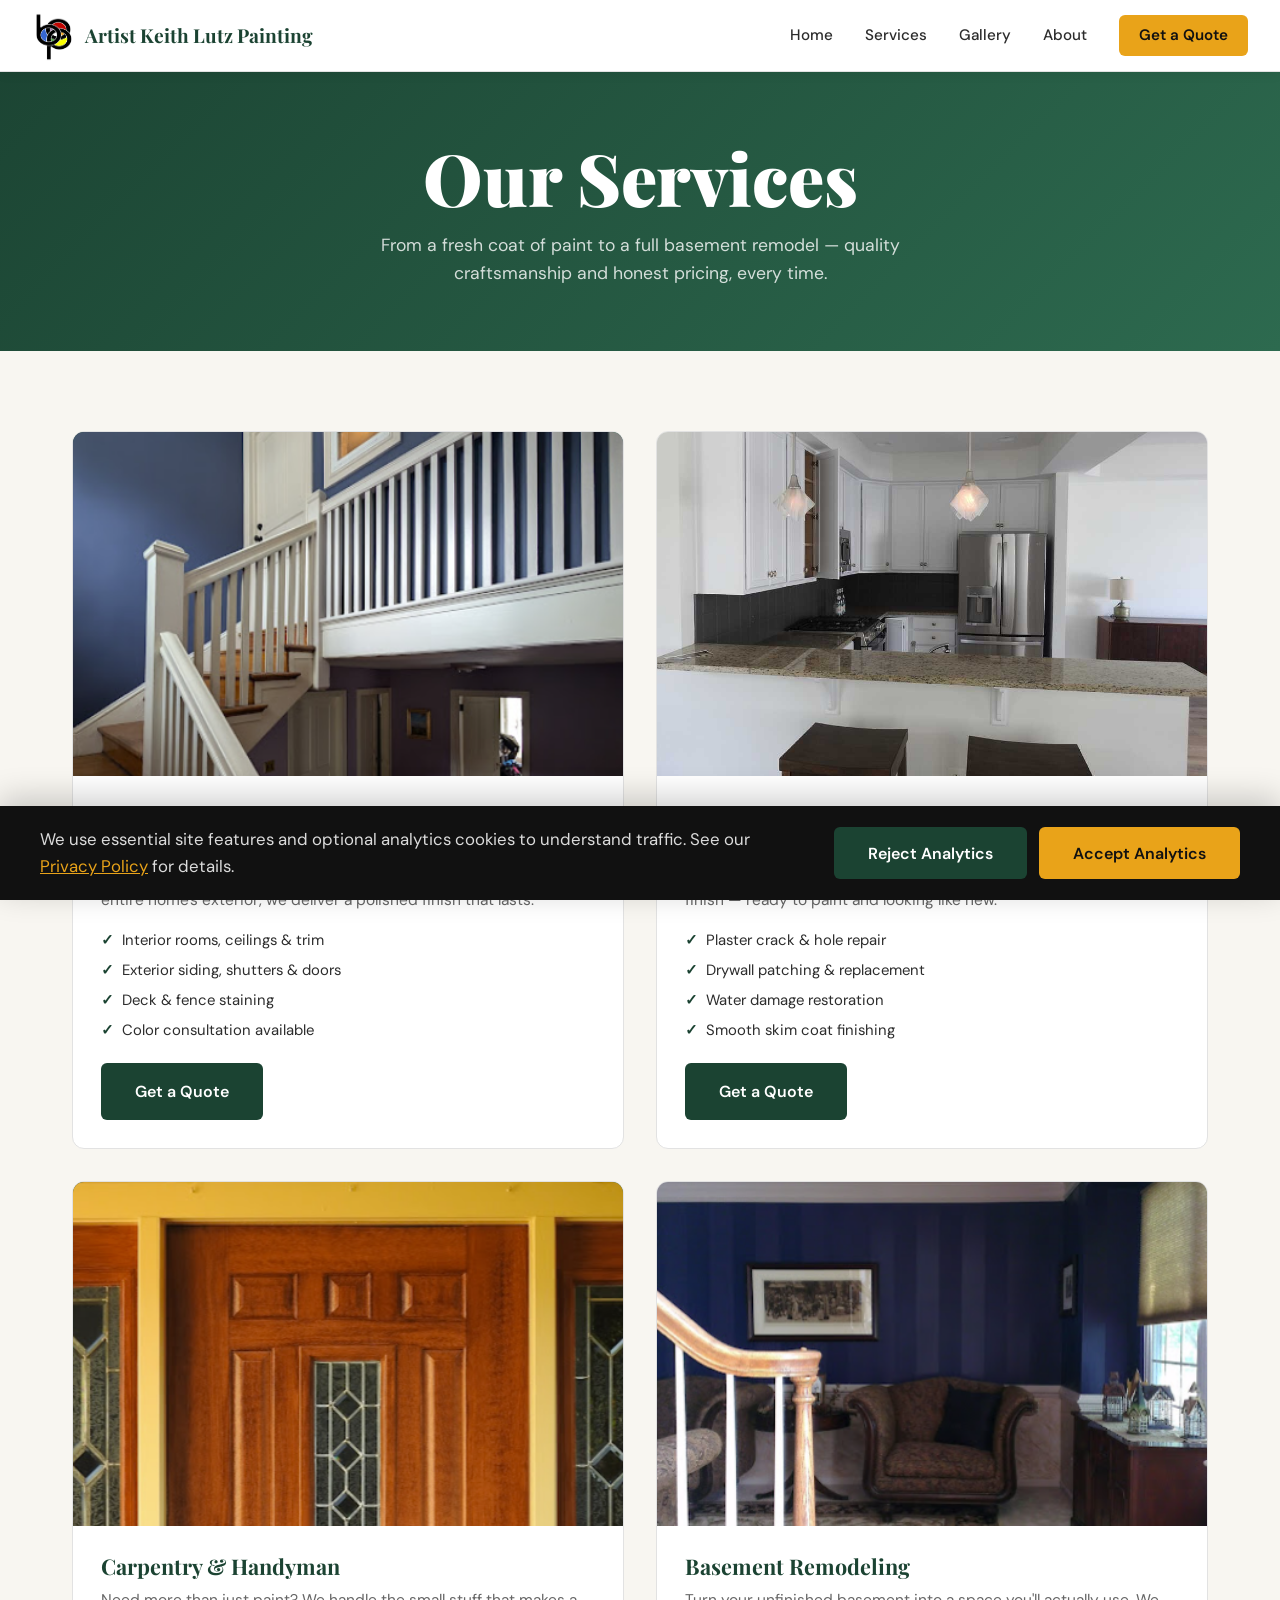
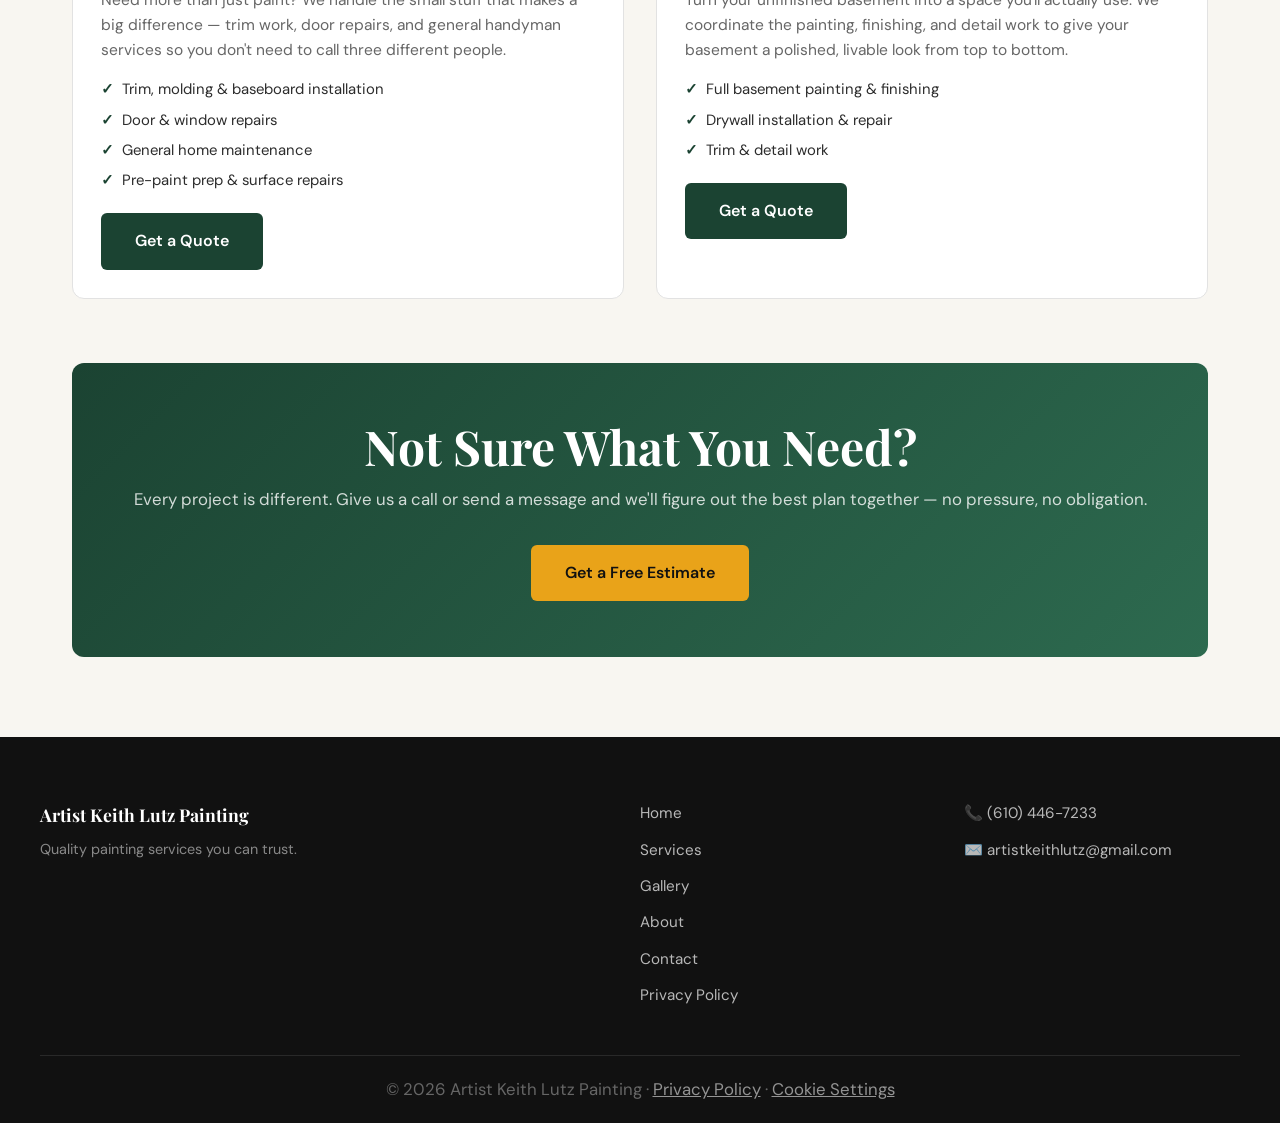
<file: services.html>
<!DOCTYPE html>
<html lang="en">
<head>
  <meta charset="UTF-8" />
  <meta name="viewport" content="width=device-width, initial-scale=1.0" />
  <meta name="description" content="Services offered by Artist Keith Lutz Painting — house painting, plaster & drywall repair, carpentry, and basement remodeling in Havertown, PA." />
  <title>Services | Artist Keith Lutz Painting</title>
  <link rel="preconnect" href="https://fonts.googleapis.com">
  <link href="https://fonts.googleapis.com/css2?family=Playfair+Display:wght@700;900&family=DM+Sans:wght@400;500;600&display=swap" rel="stylesheet">
  <meta http-equiv="X-Content-Type-Options" content="nosniff">
  <meta name="referrer" content="strict-origin-when-cross-origin">
  <link rel="stylesheet" href="css/style.css" />
  <script src="js/site-config.js"></script>
  <script src="js/cookie-consent.js" defer></script>
</head>
<body>

  <!-- NAVBAR -->
  <header class="navbar">
    <div class="nav-logo">
      <a href="index.html">
        <span class="logo-icon"><img src="images/painting_logo.png" width="45" height="50" alt="Logo"></span>
        <span class="logo-text">Artist Keith Lutz Painting</span>
      </a>
    </div>
    <nav class="nav-links">
      <a href="index.html">Home</a>
      <a href="services.html">Services</a>
      <a href="gallery.html">Gallery</a>
      <a href="about.html">About</a>
      <a href="contact.html" class="nav-cta">Get a Quote</a>
    </nav>
    <button class="hamburger" id="hamburger" aria-label="Toggle menu">
      <span></span><span></span><span></span>
    </button>
  </header>

  <!-- MOBILE MENU -->
  <div class="mobile-menu" id="mobileMenu">
    <a href="index.html">Home</a>
    <a href="services.html">Services</a>
    <a href="gallery.html">Gallery</a>
    <a href="about.html">About</a>
    <a href="contact.html">Get a Quote</a>
  </div>

  <!-- PAGE HERO -->
  <section class="page-hero">
    <h1>Our Services</h1>
    <p>From a fresh coat of paint to a full basement remodel — quality craftsmanship and honest pricing, every time.</p>
  </section>

  <!-- SERVICES -->
  <section class="services-section">
    <div class="services-grid-full">

      <!-- House Painting -->
      <div class="service-card service-card--photo">
        <div class="service-img">
          <img src="images/Screenshot 2026-06-07 130440.png" alt="House Painting" style="object-position: center 30%;">
        </div>
        <div class="service-body">
          <h3>House Painting</h3>
          <p>Interior and exterior painting with meticulous prep work, premium paints, and a spotless clean-up. Whether it's a single room or your entire home's exterior, we deliver a polished finish that lasts.</p>
          <ul>
            <li>Interior rooms, ceilings & trim</li>
            <li>Exterior siding, shutters & doors</li>
            <li>Deck & fence staining</li>
            <li>Color consultation available</li>
          </ul>
          <a href="contact.html" class="btn btn-secondary">Get a Quote</a>
        </div>
      </div>

      <!-- Plaster & Drywall Repair -->
      <div class="service-card service-card--photo">
        <div class="service-img">
          <img src="images/kitchen_pic_keith.jpg" alt="Plaster and Drywall Repair">
        </div>
        <div class="service-body">
          <h3>Plaster & Drywall Repair</h3>
          <p>Cracks, holes, and water damage are no match for 20+ years of experience. We restore walls and ceilings to a smooth, seamless finish — ready to paint and looking like new.</p>
          <ul>
            <li>Plaster crack & hole repair</li>
            <li>Drywall patching & replacement</li>
            <li>Water damage restoration</li>
            <li>Smooth skim coat finishing</li>
          </ul>
          <a href="contact.html" class="btn btn-secondary">Get a Quote</a>
        </div>
      </div>

      <!-- Carpentry & Handyman -->
      <div class="service-card service-card--photo">
        <div class="service-img">
          <img src="images/door.png" alt="Carpentry and Handyman Services" style="object-position: center top;">
        </div>
        <div class="service-body">
          <h3>Carpentry & Handyman</h3>
          <p>Need more than just paint? We handle the small stuff that makes a big difference — trim work, door repairs, and general handyman services so you don't need to call three different people.</p>
          <ul>
            <li>Trim, molding & baseboard installation</li>
            <li>Door & window repairs</li>
            <li>General home maintenance</li>
            <li>Pre-paint prep & surface repairs</li>
          </ul>
          <a href="contact.html" class="btn btn-secondary">Get a Quote</a>
        </div>
      </div>

      <!-- Basement Remodeling -->
      <div class="service-card service-card--photo">
        <div class="service-img">
          <img src="images/basement.png" alt="Basement Remodeling">
        </div>
        <div class="service-body">
          <h3>Basement Remodeling</h3>
          <p>Turn your unfinished basement into a space you'll actually use. We coordinate the painting, finishing, and detail work to give your basement a polished, livable look from top to bottom.</p>
          <ul>
            <li>Full basement painting & finishing</li>
            <li>Drywall installation & repair</li>
            <li>Trim & detail work</li>
          </ul>
          <a href="contact.html" class="btn btn-secondary">Get a Quote</a>
        </div>
      </div>

    </div>

    <!-- CTA BANNER -->
    <div class="services-cta-banner">
      <h2>Not Sure What You Need?</h2>
      <p>Every project is different. Give us a call or send a message and we'll figure out the best plan together — no pressure, no obligation.</p>
      <div style="display:flex; gap:1rem; justify-content:center; flex-wrap:wrap;">
        <a href="contact.html" class="btn btn-primary">Get a Free Estimate</a>
      </div>
    </div>

  </section>

  <!-- FOOTER -->
  <footer class="footer">
    <div class="footer-inner">
      <div class="footer-brand">
        <span class="logo-text">Artist Keith Lutz Painting</span>
        <p>Quality painting services you can trust.</p>
      </div>
      <div class="footer-links">
        <a href="index.html">Home</a>
        <a href="services.html">Services</a>
        <a href="gallery.html">Gallery</a>
        <a href="about.html">About</a>
        <a href="contact.html">Contact</a>
        <a href="privacy.html">Privacy Policy</a>
      </div>
      <div class="footer-contact">
        <p>📞 (610) 446-7233</p>
        <p>✉️ artistkeithlutz@gmail.com</p>
      </div>
    </div>
    <div class="footer-bottom">
      <p>© 2026 Artist Keith Lutz Painting · <a href="privacy.html">Privacy Policy</a> · <button type="button" class="footer-cookie-btn" data-cookie-settings>Cookie Settings</button></p>
    </div>
  </footer>

  <script src="js/main.js"></script>
</body>
</html>
</file>
<file: css/style.css>
/* ============================================
   RESET & BASE
   ============================================ */
*, *::before, *::after {
  box-sizing: border-box;
  margin: 0;
  padding: 0;
}

html {
  scroll-behavior: smooth;
}

body {
  font-family: 'DM Sans', sans-serif;
  color: var(--text);
  background-color: var(--light);
  line-height: 1.6;
  overflow-x: hidden;
}

img {
  max-width: 100%;
  display: block;
}

a {
  text-decoration: none;
  color: inherit;
}

ul {
  list-style: none;
}

/* ============================================
   CSS VARIABLES — change these to match his brand
   ============================================ */
:root {
  --primary: #1B4332;       /* deep green — feels premium, trustworthy */
  --primary-light: #2D6A4F;
  --accent: #E9A319;        /* warm gold — stands out on dark bg */
  --dark: #111111;
  --light: #F8F6F1;         /* warm off-white, not stark */
  --white: #ffffff;
  --text: #2c2c2c;
  --text-muted: #666666;
  --border: #e2e2e2;

  --font-display: 'Playfair Display', serif;
  --font-body: 'DM Sans', sans-serif;

  --radius: 12px;
  --shadow: 0 4px 24px rgba(0,0,0,0.08);
  --shadow-lg: 0 12px 48px rgba(0,0,0,0.14);

  --max-width: 1200px;
  --nav-height: 72px;
}

/* ============================================
   TYPOGRAPHY
   ============================================ */
h1, h2, h3 {
  font-family: var(--font-display);
  line-height: 1.15;
  color: var(--dark);
}

h1 { font-size: clamp(2.4rem, 6vw, 4.5rem); font-weight: 900; }
h2 { font-size: clamp(1.8rem, 4vw, 3rem); font-weight: 700; }
h3 { font-size: 1.3rem; font-weight: 700; }

p { font-size: 1.05rem; color: var(--text-muted); }

em { font-style: italic; color: var(--accent); }

/* ============================================
   BUTTONS
   ============================================ */
.btn {
  display: inline-block;
  padding: 0.85rem 2rem;
  border-radius: 6px;
  font-family: var(--font-body);
  font-size: 1rem;
  font-weight: 600;
  cursor: pointer;
  transition: all 0.2s ease;
  border: 2px solid transparent;
}

.btn-primary {
  background: var(--accent);
  color: var(--dark);
}
.btn-primary:hover {
  background: #d4901a;
  transform: translateY(-2px);
  box-shadow: 0 6px 20px rgba(233,163,25,0.35);
}

.btn-outline {
  background: transparent;
  color: var(--white);
  border-color: rgba(255,255,255,0.6);
}
.btn-outline:hover {
  background: rgba(255,255,255,0.12);
  border-color: var(--white);
}

.btn-secondary {
  background: var(--primary);
  color: var(--white);
}
.btn-secondary:hover {
  background: var(--primary-light);
  transform: translateY(-2px);
}

/* ============================================
   NAVBAR
   ============================================ */
.navbar {
  position: fixed;
  top: 0;
  left: 0;
  right: 0;
  z-index: 1000;
  height: var(--nav-height);
  display: flex;
  align-items: center;
  justify-content: space-between;
  padding: 0 2rem;
  background: var(--white);
  border-bottom: 1px solid var(--border);
  box-shadow: 0 2px 12px rgba(0,0,0,0.06);
}

.nav-logo {
  display: flex;
  align-items: center;
  gap: 0.5rem;
}

.nav-logo a {
  display: flex;
  align-items: center;
  gap: 0.5rem;
}

.logo-icon { font-size: 1.4rem; }

.logo-text {
  font-family: var(--font-display);
  font-weight: 700;
  font-size: 1.2rem;
  color: var(--primary);
}

.nav-links {
  display: flex;
  align-items: center;
  gap: 2rem;
}

.nav-links a {
  font-size: 0.95rem;
  font-weight: 500;
  color: var(--text);
  transition: color 0.2s;
}

.nav-links a:hover { color: var(--primary); }

.nav-cta {
  background: var(--accent) !important;
  color: var(--dark) !important;
  padding: 0.5rem 1.25rem;
  border-radius: 6px;
  font-weight: 600 !important;
  transition: all 0.2s !important;
}
.nav-cta:hover {
  background: #d4901a !important;
  transform: translateY(-1px);
}

.hamburger {
  display: none;
  flex-direction: column;
  gap: 5px;
  background: none;
  border: none;
  cursor: pointer;
  padding: 4px;
}
.hamburger span {
  display: block;
  width: 24px;
  height: 2px;
  background: var(--dark);
  border-radius: 2px;
  transition: all 0.3s;
}

/* ============================================
   MOBILE MENU
   ============================================ */
.mobile-menu {
  display: none;
  position: fixed;
  top: var(--nav-height);
  left: 0;
  right: 0;
  z-index: 999;
  background: var(--white);
  border-bottom: 1px solid var(--border);
  padding: 1.5rem 2rem;
  flex-direction: column;
  gap: 1.25rem;
  box-shadow: var(--shadow);
}

.mobile-menu.open { display: flex; }

.mobile-menu a {
  font-size: 1.1rem;
  font-weight: 500;
  color: var(--text);
  padding: 0.25rem 0;
  border-bottom: 1px solid var(--border);
}
.mobile-menu a:last-child { border-bottom: none; }

/* ============================================
   HERO
   ============================================ */
.hero {
  position: relative;
  min-height: 100vh;
  display: flex;
  align-items: center;
  padding: calc(var(--nav-height) + 4rem) 2rem 4rem;
  overflow: hidden;
}

.hero-bg {
  position: absolute;
  inset: 0;
  background: linear-gradient(135deg, var(--primary) 0%, var(--primary-light) 50%, #52B788 100%);
  z-index: -1;
}

.hero-bg::after {
  content: '';
  position: absolute;
  inset: 0;
  background: url("data:image/svg+xml,%3Csvg width='60' height='60' viewBox='0 0 60 60' xmlns='http://www.w3.org/2000/svg'%3E%3Cg fill='none' fill-rule='evenodd'%3E%3Cg fill='%23ffffff' fill-opacity='0.04'%3E%3Cpath d='M36 34v-4h-2v4h-4v2h4v4h2v-4h4v-2h-4zm0-30V0h-2v4h-4v2h4v4h2V6h4V4h-4zM6 34v-4H4v4H0v2h4v4h2v-4h4v-2H6zM6 4V0H4v4H0v2h4v4h2V6h4V4H6z'/%3E%3C/g%3E%3C/g%3E%3C/svg%3E");
}

.hero-content {
  max-width: 700px;
  z-index: 1;
}

.hero-eyebrow {
  font-size: 0.9rem;
  font-weight: 600;
  letter-spacing: 0.08em;
  text-transform: uppercase;
  color: rgba(255,255,255,0.75);
  margin-bottom: 1rem;
}

.hero-title {
  color: var(--white);
  margin-bottom: 1.25rem;
}

.hero-subtitle {
  font-size: 1.15rem;
  color: rgba(255,255,255,0.85);
  max-width: 540px;
  margin-bottom: 2.5rem;
}

.hero-btns {
  display: flex;
  gap: 1rem;
  flex-wrap: wrap;
}

.hero-badge {
  position: absolute;
  bottom: 3rem;
  right: 3rem;
  background: var(--accent);
  border-radius: 50%;
  width: 120px;
  height: 120px;
  display: flex;
  flex-direction: column;
  align-items: center;
  justify-content: center;
  text-align: center;
  box-shadow: var(--shadow-lg);
}

.badge-number {
  font-family: var(--font-display);
  font-size: 2rem;
  font-weight: 900;
  color: var(--dark);
  line-height: 1;
}

.badge-label {
  font-size: 0.7rem;
  font-weight: 600;
  color: var(--dark);
  text-align: center;
  line-height: 1.2;
  padding: 0 8px;
}

/* ============================================
   TRUST BAR
   ============================================ */
.trust-bar {
  display: flex;
  justify-content: center;
  flex-wrap: wrap;
  gap: 0;
  background: var(--dark);
  padding: 1rem 2rem;
}

.trust-item {
  color: rgba(255,255,255,0.88);
  font-size: 0.9rem;
  font-weight: 500;
  padding: 0.5rem 2rem;
  border-right: 1px solid rgba(255,255,255,0.15);
}
.trust-item:last-child { border-right: none; }

/* ============================================
   SECTIONS (shared styles)
   ============================================ */
.section {
  padding: 6rem 2rem;
  max-width: var(--max-width);
  margin: 0 auto;
}

.section-header {
  text-align: center;
  margin-bottom: 3.5rem;
}

.section-eyebrow {
  font-size: 0.85rem;
  font-weight: 700;
  letter-spacing: 0.1em;
  text-transform: uppercase;
  color: var(--accent);
  margin-bottom: 0.5rem;
}

.section-cta {
  text-align: center;
  margin-top: 3rem;
}

/* ============================================
   SERVICES PREVIEW
   ============================================ */
.services-preview {
  background: var(--light);
}

.services-grid {
  display: grid;
  grid-template-columns: repeat(3, 1fr);
  gap: 1.5rem;
}

.service-card {
  background: var(--white);
  border: 1px solid var(--border);
  border-radius: var(--radius);
  padding: 2.5rem 2rem;
  transition: all 0.25s ease;
}

.service-card:hover {
  box-shadow: var(--shadow-lg);
  transform: translateY(-4px);
  border-color: var(--primary);
}

.service-icon {
  font-size: 2.5rem;
  margin-bottom: 1rem;
}

.service-card h3 {
  margin-bottom: 0.75rem;
  color: var(--primary);
}

.service-card p {
  font-size: 0.97rem;
}

/* ============================================
   WHY US
   ============================================ */
.why-us {
  display: grid;
  grid-template-columns: 1fr 1fr;
  gap: 5rem;
  align-items: center;
  padding-top: 6rem;
  padding-bottom: 6rem;
}

.why-text h2 { margin-bottom: 1rem; }
.why-text p { margin-bottom: 1.5rem; }

.why-list {
  display: flex;
  flex-direction: column;
  gap: 0.75rem;
  margin-bottom: 2rem;
}

.why-list li {
  display: flex;
  align-items: center;
  gap: 0.75rem;
  font-size: 1rem;
  color: var(--text);
  font-weight: 500;
}

.check {
  color: var(--primary);
  font-weight: 700;
  font-size: 1.1rem;
}

.why-image-placeholder {
  background: linear-gradient(135deg, var(--primary), var(--primary-light));
  border-radius: var(--radius);
  height: 400px;
  display: flex;
  align-items: center;
  justify-content: center;
  text-align: center;
  padding: 2rem;
}

.why-image-placeholder span {
  color: rgba(255,255,255,0.7);
  font-size: 1rem;
  font-style: italic;
}

.why-image {
  border-radius: var(--radius);
  overflow: hidden;
  aspect-ratio: 4 / 3;
  background: linear-gradient(135deg, var(--primary), var(--primary-light));
}

.why-image img {
  width: 100%;
  height: 100%;
  object-fit: cover;
  object-position: center;
}

/* ============================================
   PAGE HERO (inner pages)
   ============================================ */
.page-hero {
  background: linear-gradient(135deg, var(--primary) 0%, var(--primary-light) 100%);
  padding: calc(var(--nav-height) + 4rem) 2rem 4rem;
  text-align: center;
}
.page-hero h1 { color: var(--white); margin-bottom: 0.75rem; }
.page-hero p  { color: rgba(255,255,255,0.8); font-size: 1.1rem; max-width: 640px; margin: 0 auto; }

/* ============================================
   SERVICES PAGE
   ============================================ */
.services-section {
  max-width: var(--max-width);
  margin: 0 auto;
  padding: 5rem 2rem;
}

.services-grid-full {
  display: grid;
  grid-template-columns: repeat(2, 1fr);
  gap: 2rem;
  margin-bottom: 4rem;
}

.service-card--photo {
  padding: 0;
  overflow: hidden;
}

.service-card--photo:hover {
  border-color: var(--border);
}

.service-img {
  width: 100%;
  aspect-ratio: 16 / 10;
  overflow: hidden;
  background: linear-gradient(135deg, var(--primary), var(--primary-light));
}

.service-img img {
  width: 100%;
  height: 100%;
  object-fit: cover;
  object-position: center;
  transition: transform 0.4s ease;
}

.service-card--photo:hover .service-img img {
  transform: scale(1.03);
}

.service-body {
  padding: 1.75rem;
}

.service-body h3 {
  color: var(--primary);
  margin-bottom: 0.6rem;
  font-size: 1.35rem;
}

.service-body p {
  font-size: 0.97rem;
  margin-bottom: 1rem;
}

.service-body ul {
  display: flex;
  flex-direction: column;
  gap: 0.4rem;
  margin-bottom: 1.25rem;
}

.service-body ul li {
  font-size: 0.93rem;
  color: var(--text);
  display: flex;
  align-items: flex-start;
  gap: 0.5rem;
}

.service-body ul li::before {
  content: '✓';
  color: var(--primary);
  font-weight: 700;
  flex-shrink: 0;
}

.services-cta-banner {
  background: linear-gradient(135deg, var(--primary), var(--primary-light));
  border-radius: var(--radius);
  padding: 3.5rem 2.5rem;
  text-align: center;
}
.services-cta-banner h2 { color: var(--white); margin-bottom: 0.75rem; }
.services-cta-banner p  { color: rgba(255,255,255,0.8); margin-bottom: 2rem; }

/* ============================================
   GALLERY
   ============================================ */
.gallery-section {
  max-width: var(--max-width);
  margin: 0 auto;
  padding: 5rem 2rem;
}

.gallery-grid {
  display: grid;
  grid-template-columns: repeat(3, 1fr);
  gap: 1.25rem;
}

.gallery-item {
  border-radius: var(--radius);
  overflow: hidden;
  aspect-ratio: 4 / 3;
  background: linear-gradient(135deg, var(--primary), var(--primary-light));
}

.gallery-item img {
  width: 100%;
  height: 100%;
  object-fit: cover;
  object-position: center;
  transition: transform 0.35s ease;
}

.gallery-item:hover img {
  transform: scale(1.04);
}

.gallery-item--tall {
  grid-row: span 2;
  aspect-ratio: auto;
}

/* ============================================
   CONTACT
   ============================================ */
.contact-section {
  max-width: var(--max-width);
  margin: 0 auto;
  padding: 5rem 2rem;
}

.contact-grid {
  display: grid;
  grid-template-columns: 1fr 1fr;
  gap: 3rem;
  align-items: start;
}

.contact-info h2 {
  margin-bottom: 1rem;
}

.contact-info p {
  margin-bottom: 1.5rem;
}

.contact-details {
  display: flex;
  flex-direction: column;
  gap: 1rem;
}

.contact-detail {
  display: flex;
  align-items: flex-start;
  gap: 0.75rem;
  font-size: 1rem;
  color: var(--text);
}

.contact-detail strong {
  color: var(--primary);
}

.contact-form {
  background: var(--white);
  border: 1px solid var(--border);
  border-radius: var(--radius);
  padding: 2rem;
}

.contact-form label {
  display: block;
  font-size: 0.9rem;
  font-weight: 600;
  color: var(--text);
  margin-bottom: 0.35rem;
}

.contact-form input,
.contact-form textarea,
.contact-form select {
  width: 100%;
  padding: 0.75rem 1rem;
  border: 1px solid var(--border);
  border-radius: 6px;
  font-family: var(--font-body);
  font-size: 1rem;
  margin-bottom: 1rem;
}

.contact-form textarea {
  min-height: 120px;
  resize: vertical;
}

.about-section {
  max-width: 760px;
  margin: 0 auto;
  padding: 5rem 2rem;
  text-align: center;
}

.about-section p {
  font-size: 1.1rem;
  line-height: 1.8;
  margin-bottom: 1.5rem;
}

/* ============================================
   FOOTER
   ============================================ */
.footer {
  background: var(--dark);
  color: rgba(255,255,255,0.8);
  padding: 4rem 2rem 0;
}

.footer-inner {
  max-width: var(--max-width);
  margin: 0 auto;
  display: grid;
  grid-template-columns: 2fr 1fr 1fr;
  gap: 3rem;
  padding-bottom: 3rem;
  border-bottom: 1px solid rgba(255,255,255,0.1);
}

.footer-brand .logo-text { color: var(--white); font-size: 1.1rem; }
.footer-brand p { margin-top: 0.5rem; font-size: 0.9rem; color: rgba(255,255,255,0.5); }

.footer-links, .footer-contact {
  display: flex;
  flex-direction: column;
  gap: 0.75rem;
}

.footer-links a {
  font-size: 0.95rem;
  color: rgba(255,255,255,0.7);
  transition: color 0.2s;
}
.footer-links a:hover { color: var(--accent); }

.footer-contact p { font-size: 0.95rem; color: rgba(255,255,255,0.7); }

.footer-bottom {
  text-align: center;
  padding: 1.25rem;
  font-size: 0.85rem;
  color: rgba(255,255,255,0.35);
}

/* ============================================
   MOBILE — max-width: 768px
   ============================================ */
@media (max-width: 768px) {
  .nav-links { display: none; }
  .hamburger { display: flex; }

  .hero { min-height: auto; padding: calc(var(--nav-height) + 3rem) 1.5rem 3rem; }
  .hero-badge { display: none; }
  .hero-btns { flex-direction: column; }
  .btn { text-align: center; }

  .trust-bar { flex-direction: column; align-items: center; gap: 0.25rem; }
  .trust-item { border-right: none; border-bottom: 1px solid rgba(255,255,255,0.1); width: 100%; text-align: center; }
  .trust-item:last-child { border-bottom: none; }

  .services-grid { grid-template-columns: 1fr; }

  .why-us { grid-template-columns: 1fr; gap: 2.5rem; }
  .why-image-placeholder { height: 250px; }

  .services-grid-full { grid-template-columns: 1fr; }
  .gallery-grid { grid-template-columns: 1fr 1fr; }
  .gallery-item--tall { grid-row: span 1; aspect-ratio: 4 / 3; }
  .contact-grid { grid-template-columns: 1fr; }

  .footer-inner { grid-template-columns: 1fr; gap: 2rem; }

  .section { padding: 4rem 1.5rem; }
}

@media (max-width: 480px) {
  .gallery-grid { grid-template-columns: 1fr; }
}

/* ============================================
   PRIVACY & COMPLIANCE
   ============================================ */
.legal-section {
  max-width: 760px;
  margin: 0 auto;
  padding: 5rem 2rem;
}

.legal-section h2 {
  font-size: 1.4rem;
  margin: 2rem 0 0.75rem;
  color: var(--primary);
}

.legal-section h2:first-child {
  margin-top: 0;
}

.legal-section p,
.legal-section li {
  font-size: 1rem;
  line-height: 1.75;
  color: var(--text-muted);
  margin-bottom: 0.75rem;
}

.legal-section ul {
  list-style: disc;
  padding-left: 1.5rem;
  margin-bottom: 1rem;
}

.cookie-banner {
  position: fixed;
  left: 0;
  right: 0;
  bottom: 0;
  z-index: 2000;
  background: var(--dark);
  color: rgba(255,255,255,0.9);
  padding: 1.25rem 1.5rem;
  box-shadow: 0 -8px 32px rgba(0,0,0,0.2);
}

.cookie-banner-inner {
  max-width: var(--max-width);
  margin: 0 auto;
  display: flex;
  align-items: center;
  justify-content: space-between;
  gap: 1.5rem;
  flex-wrap: wrap;
}

.cookie-banner p {
  color: rgba(255,255,255,0.85);
  margin: 0;
  flex: 1;
  min-width: 240px;
}

.cookie-banner a {
  color: var(--accent);
  text-decoration: underline;
}

.cookie-banner-actions {
  display: flex;
  gap: 0.75rem;
  flex-wrap: wrap;
}

.footer-bottom a,
.footer-cookie-btn {
  color: rgba(255,255,255,0.55);
  font-size: inherit;
  background: none;
  border: none;
  cursor: pointer;
  font-family: inherit;
  padding: 0;
  text-decoration: underline;
}

.footer-bottom a:hover,
.footer-cookie-btn:hover {
  color: var(--accent);
}

.form-honeypot {
  position: absolute;
  left: -9999px;
  width: 1px;
  height: 1px;
  overflow: hidden;
}

.form-consent {
  display: flex;
  align-items: flex-start;
  gap: 0.6rem;
  font-size: 0.9rem;
  color: var(--text-muted);
  margin-bottom: 1rem;
}

.form-consent input {
  width: auto;
  margin: 0.2rem 0 0;
}

.form-consent a {
  color: var(--primary);
  text-decoration: underline;
}

.form-status {
  margin-bottom: 1rem;
  padding: 0.75rem 1rem;
  border-radius: 6px;
  font-size: 0.95rem;
}

.form-status--success {
  background: #d8f3dc;
  color: #1b4332;
}

.form-status--error {
  background: #fdecea;
  color: #7f1d1d;
}

.form-status--info {
  background: #eef2ff;
  color: #1e3a8a;
}

.contact-form-note {
  font-size: 0.85rem;
  color: var(--text-muted);
  margin-top: 0.75rem;
}

@media (max-width: 768px) {
  .cookie-banner-inner {
    flex-direction: column;
    align-items: stretch;
  }

  .cookie-banner-actions {
    flex-direction: column;
  }
}
</file>
